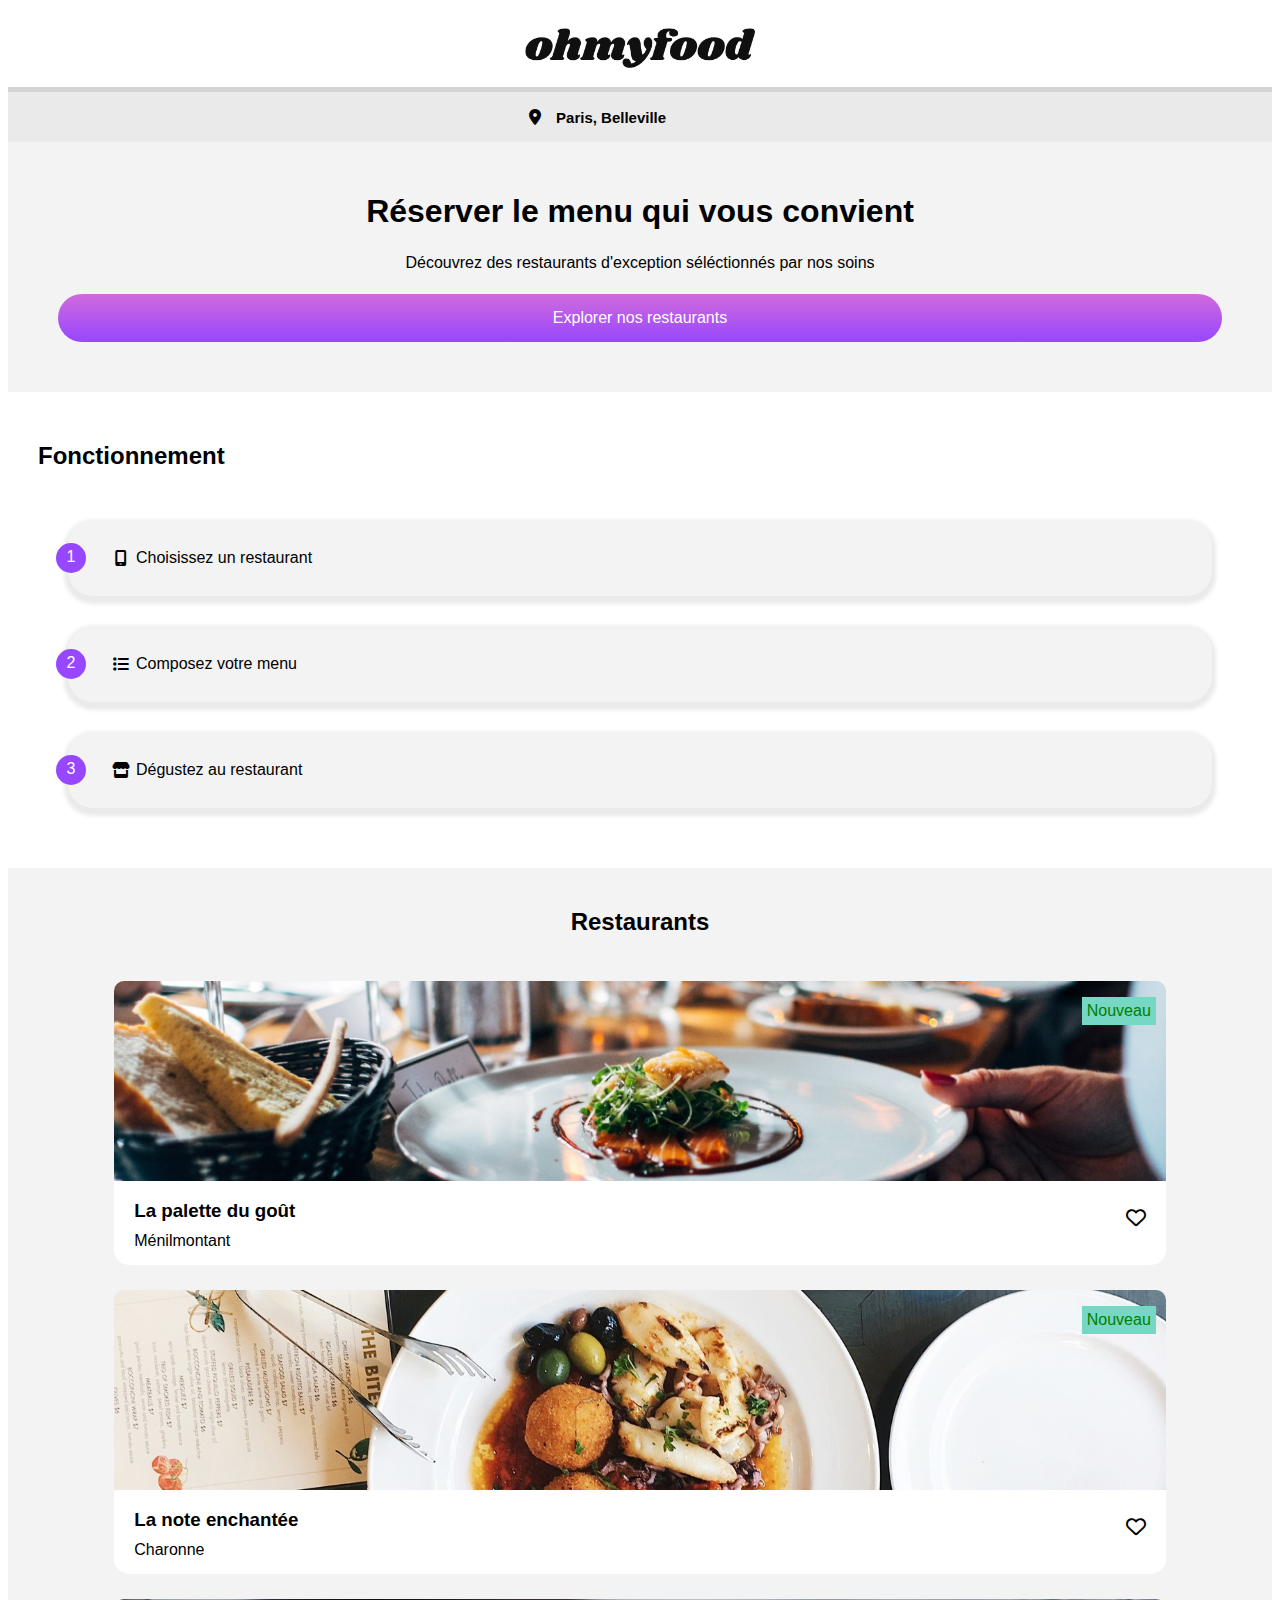
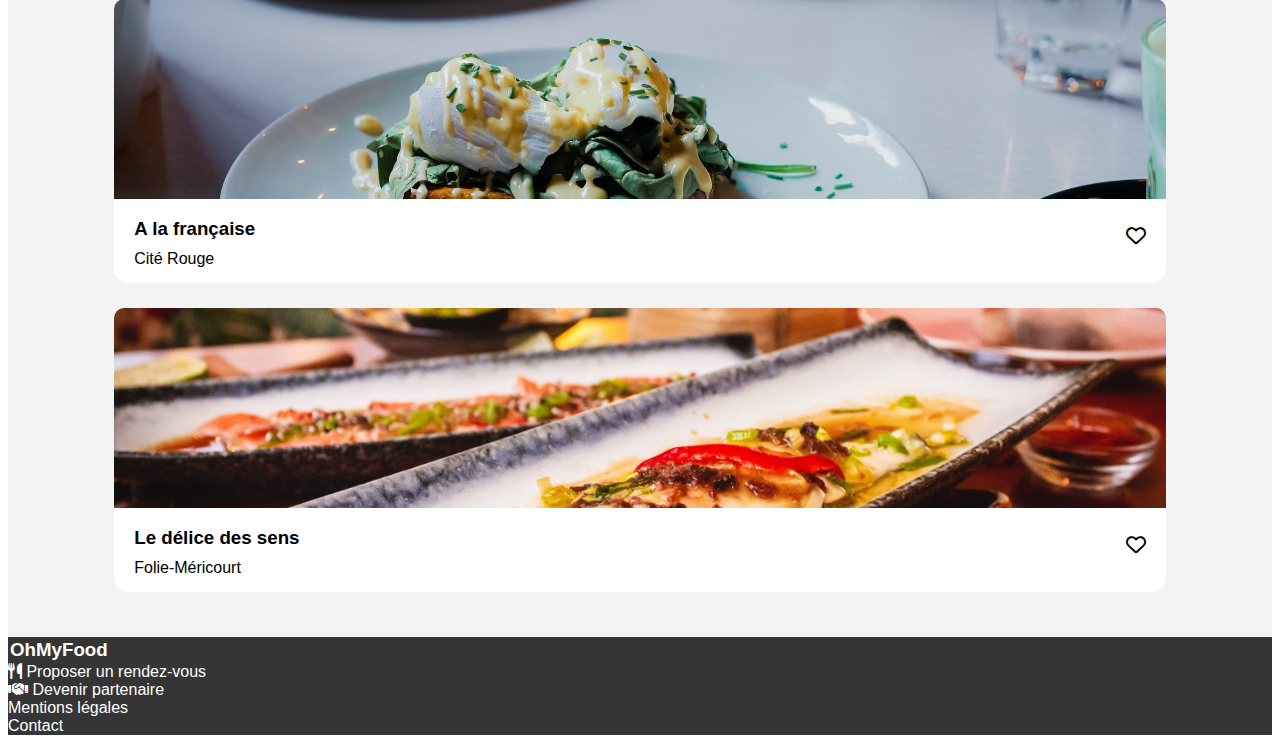
<file: index.html>
<!DOCTYPE html>
<html lang="fr">
<head>
    <meta charset="utf-8">
    <meta name="viewport" content="width=device-width, initial-scale=1">

    <title>ohmyfood</title>

    <link rel="preconnect" href="https://fonts.googleapis.com">
    <link rel="preconnect" href="https://fonts.gstatic.com" crossorigin>
    <link rel="preconnect" href="https://fonts.googleapis.com">

    <meta name="description" content="OhMyFood, une plateforme pour choisir un restaurant, composer son menu, déguster"

    <link rel="stylesheet" href="https://necolas.github.io/normalize.css/8.0.1/normalize.css">
    <link rel="stylesheet" href="https://cdnjs.cloudflare.com/ajax/libs/font-awesome/6.1.1/css/all.min.css">
    <link rel="stylesheet" href="style/css/style.css">
</head>  

<body>
    <header>
        <img src="images/logo/ohmyfood.png" alt="logo OhMyFood">
    </header>

    <form>
        <i class="fa-solid fa-location-dot"></i>
        <input type="search" value="  Paris, Belleville">    
    </form>

    <section >
        <h1>Réserver le menu qui vous convient</h1>
        <p>Découvrez des restaurants d'exception séléctionnés par nos soins</p>
        <a  class="btn" href="#restaurants">Explorer nos restaurants</a>
    </section>
        
    <section class="fonctionnement">
        <h2>Fonctionnement</h2>
        <ul>
            <li>
                <span>1</span>
                <i class="fa-solid fa-mobile-screen fa-fw"></i>
                Choisissez un restaurant
            </li>
            <li>
                <span>2</span>
                <i class="fa-solid fa-list fa-fw"></i>
                Composez votre menu
            </li>
            <li>
                <span>3</span>
                <i class="fa-solid fa-store fa-fw"></i> 
                Dégustez au restaurant
            </li>
        </ul>
    </section>

    <main>
        <article class="restaurants" id="restaurants">
            <h2>Restaurants</h2>
            <ul>
                <li>
                    <a href="menus/la-palette-du-gout.html">
                        <figure>
                            <p>Nouveau</p>
                            <img src="images/restaurants/photo1.jpg" alt="La palette du gout">
                            <figcaption>
                                <h3>La palette du goût</h3>
                                <p>Ménilmontant</p>
                                <i class="fa-regular fa-heart fa-lg"></i>
                            </figcaption>
                        </figure>
                    </a>
                </li>
                <li>
                    <a href="menus/la-note-enchantee.html">
                        <figure>
                            <p>Nouveau</p>
                            <img src="images/restaurants/photo2.jpg" alt="La note enchantée">
                            <figcaption>
                                <h3>La note enchantée</h3>
                                <p>Charonne</p>
                                <i class="fa-regular fa-heart fa-lg"></i>
                            </figcaption>
                        </figure>
                    </a>
                </li>
                <li>
                    <a href="menus/a-la-francaise.html">
                        <figure>
                            <img src="images/restaurants/photo3.jpg" alt="A la française">
                            <figcaption>
                                <h3>A la française</h3>
                                <p>Cité Rouge</p>
                                <i class="fa-regular fa-heart fa-lg"></i>
                            </figcaption>
                        </figure>
                    </a>
                </li>

                <li>
                    <a href="menus/le-delice-des-sens.html">
                        <figure>
                            <img src="images/restaurants/photo4.jpg" alt="Le délice des sens">
                            <figcaption>
                                <h3>Le délice des sens</h3>
                                <p>Folie-Méricourt</p>
                                <i class="fa-regular fa-heart fa-lg"></i>
                            </figcaption>
                        </figure>
                    </a>
                </li>  
            </ul>
        </article>
    </main>

    <footer>
        <h3>OhMyFood</h3>

        <ul>
            <li>
                <a href="#">
                    <i class="fa-solid fa-utensils"></i>
                    Proposer un rendez-vous
                </a>
            </li>
            <li>
                <a href="#">
                    <i class="fa-solid fa-handshake"></i>
                    Devenir partenaire
                </a>
            </li>
            <li>
                <a href="#">
                    Mentions légales
                </a>
            </li>
            <li>
                <a href="mailto:contact@ohmyfood.fr">
                    Contact  
                </a>
            </li>
        </ul>
    </footer>        
</body>
</file>
<file: style/css/style.css>
body {
  font-family: Roboto, sans-serif;
}

header {
  text-align: center;
  font-family: Shrikhand, cursive;
  color: #EAEAEA;
  background-color: #FFF;
  padding: 20px;
}

header img {
  height: 40px;
}

form {
  text-align: center;
  background-color: #EAEAEA;
  font-size: medium;
  box-shadow: 0 -5px 0 #D3D3D3;
}

form input {
  font-size: 15px;
  font-weight: bold;
  background-color: #EAEAEA;
  height: 50px;
  border: none;
}

ul {
  padding: 0;
  list-style: none;
}

ul,
figure {
  margin: 0;
}

img {
  max-width: 100%;
  height: auto;
  object-fit: contain;
}

section {
  display: flex;
  flex-direction: column;
  padding: 30px;
  background-color: #F3F3F3;
  text-align: center;
}

section p {
  margin: 2px;
}

a {
  text-decoration: none;
  color: #000;
}

section a {
  display: flex;
  justify-content: center;
  object-fit: contain;
  flex-flow: row wrap;
  align-items: flex-start;
  border-radius: 60px;
  color: #FFF;
  padding: 15px;
  border: 20px;
  margin: 20px;
}

.fonctionnement {
  display: flex;
  flex-direction: column;
  padding: 30px;
  background-color: #FFF;
  text-align: center;
  justify-content: space-between;
}

.fonctionnement li {
  display: flex;
  object-fit: contain;
  flex-flow: row wrap;
  align-items: center;
  background-color: #F3F3F3;
  border-radius: 25px;
  margin: 30px;
  padding: 3px;
  box-shadow: 0 4px 4px 4px #EAEAEA;
  grid-gap: 5px;
}

.fonctionnement li span {
  color: #FFF;
  background-color: #9747FF;
  border-radius: 50%;
  margin: 20px 20px 20px -15px;
  width: 20px;
  height: 20px;
  padding: 5px;
}

.fonctionnement li:hover i,
.fonctionnement li:focus i {
  color: #9747FF;
}

.fonctionnement h2 {
  text-align: left;
}

.btn {
  background: linear-gradient(#D06ADB, #9747FF);
  color: #FFF;
}

.restaurants {
  display: flex;
  flex-direction: column;
  align-items: center;
  background-color: #F3F3F3;
  padding: 20px;
}

.restaurants ul {
  width: 90%;
}

.restaurants img {
  width: 100%;
  height: 200px;
  object-fit: cover;
  border-radius: 10px 10px 0 0;
}

.restaurants figure {
  border-radius: 15px;
  background-color: #FFF;
  margin: 25px;
  position: relative;
}

.restaurants figure > p {
  position: absolute;
  right: 10px;
  padding: 5px;
  color: green;
  background-color: #76d7c4;
  font-size: medium;
}

figcaption {
  display: flex;
  flex-direction: column;
  gap: 10px;
  position: relative;
  padding: 15px 20px;
}

figcaption h3,
figcaption p {
  margin: 0;
}

figcaption i {
  position: absolute;
  top: calc(50% - 8px);
  right: 20px;
}

i hover {
  color: #9747FF;
  background-clip: text;
}

footer {
  display: flex;
  flex-direction: column;
  background-color: #353535;
  color: #FFF;
}

footer a {
  color: #FFF;
}

footer h3 {
  margin: 2px;
}

/*# sourceMappingURL=style.css.map */
</file>
